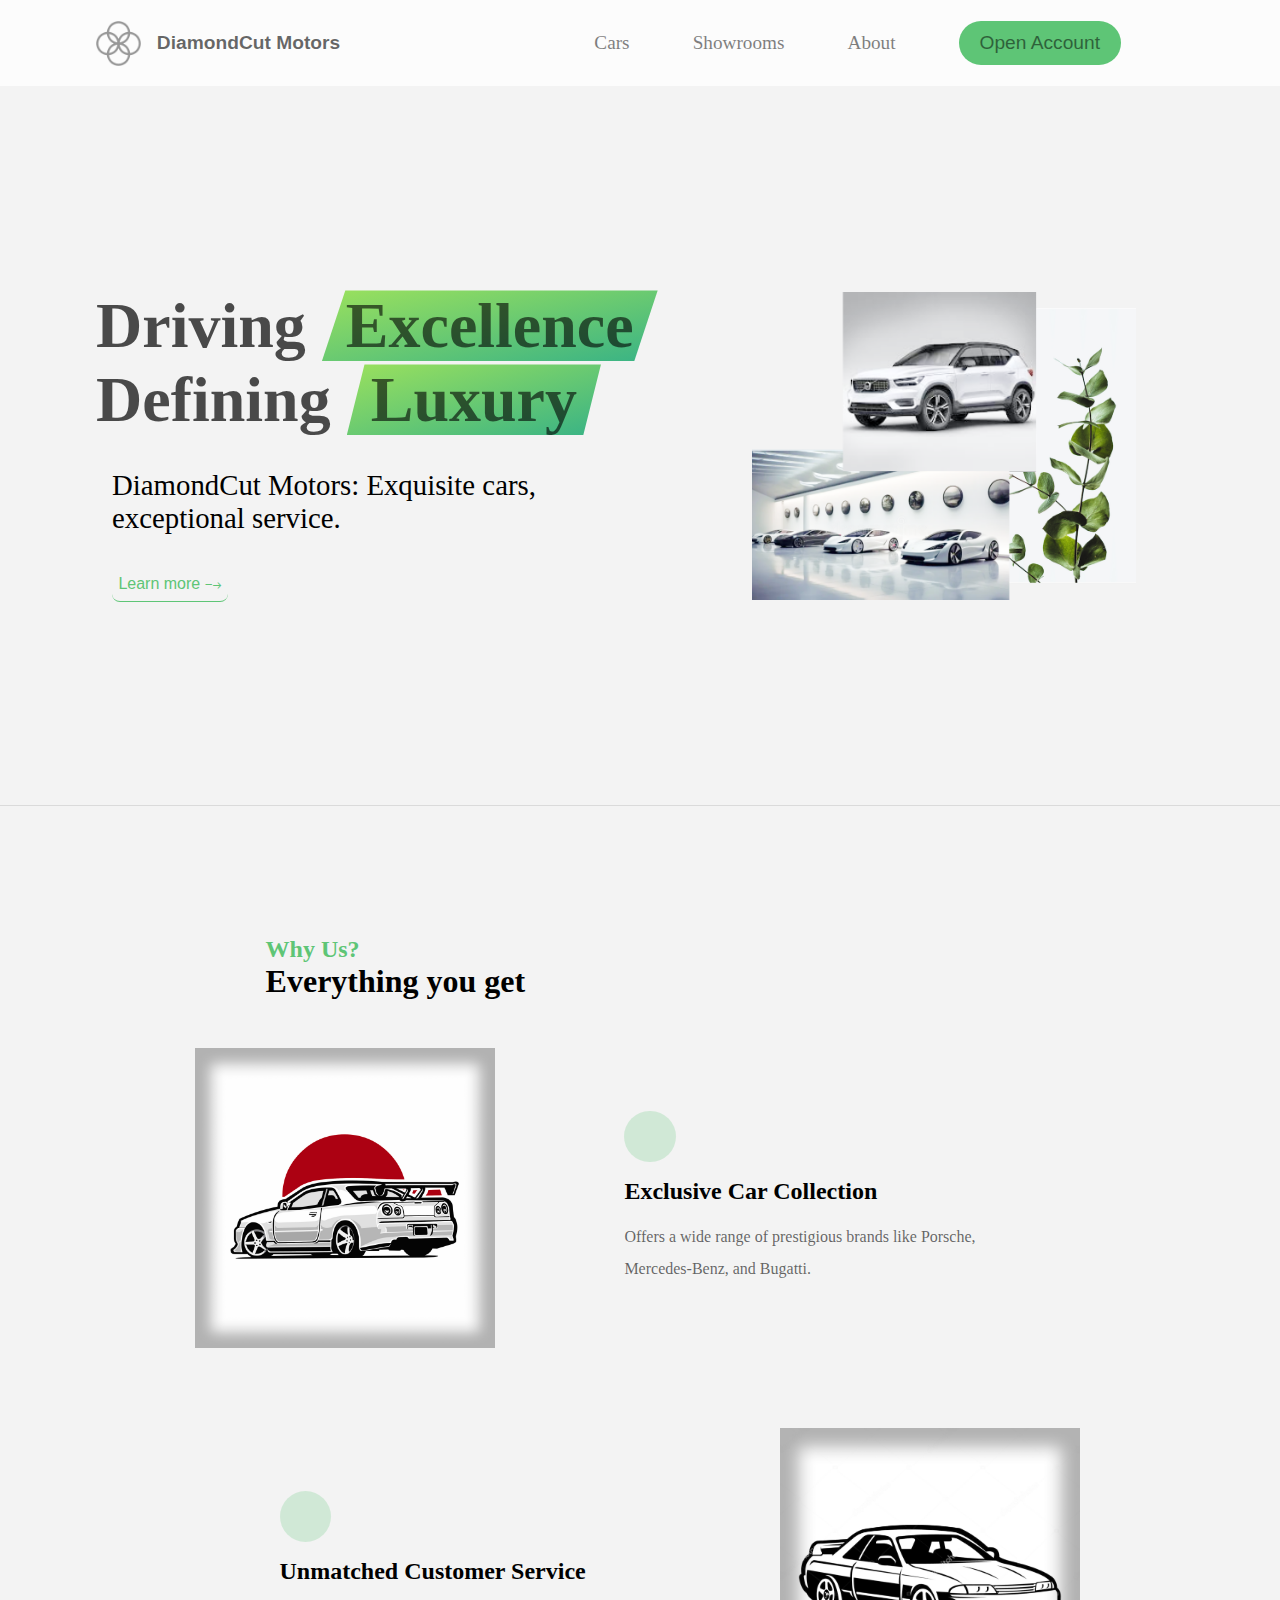
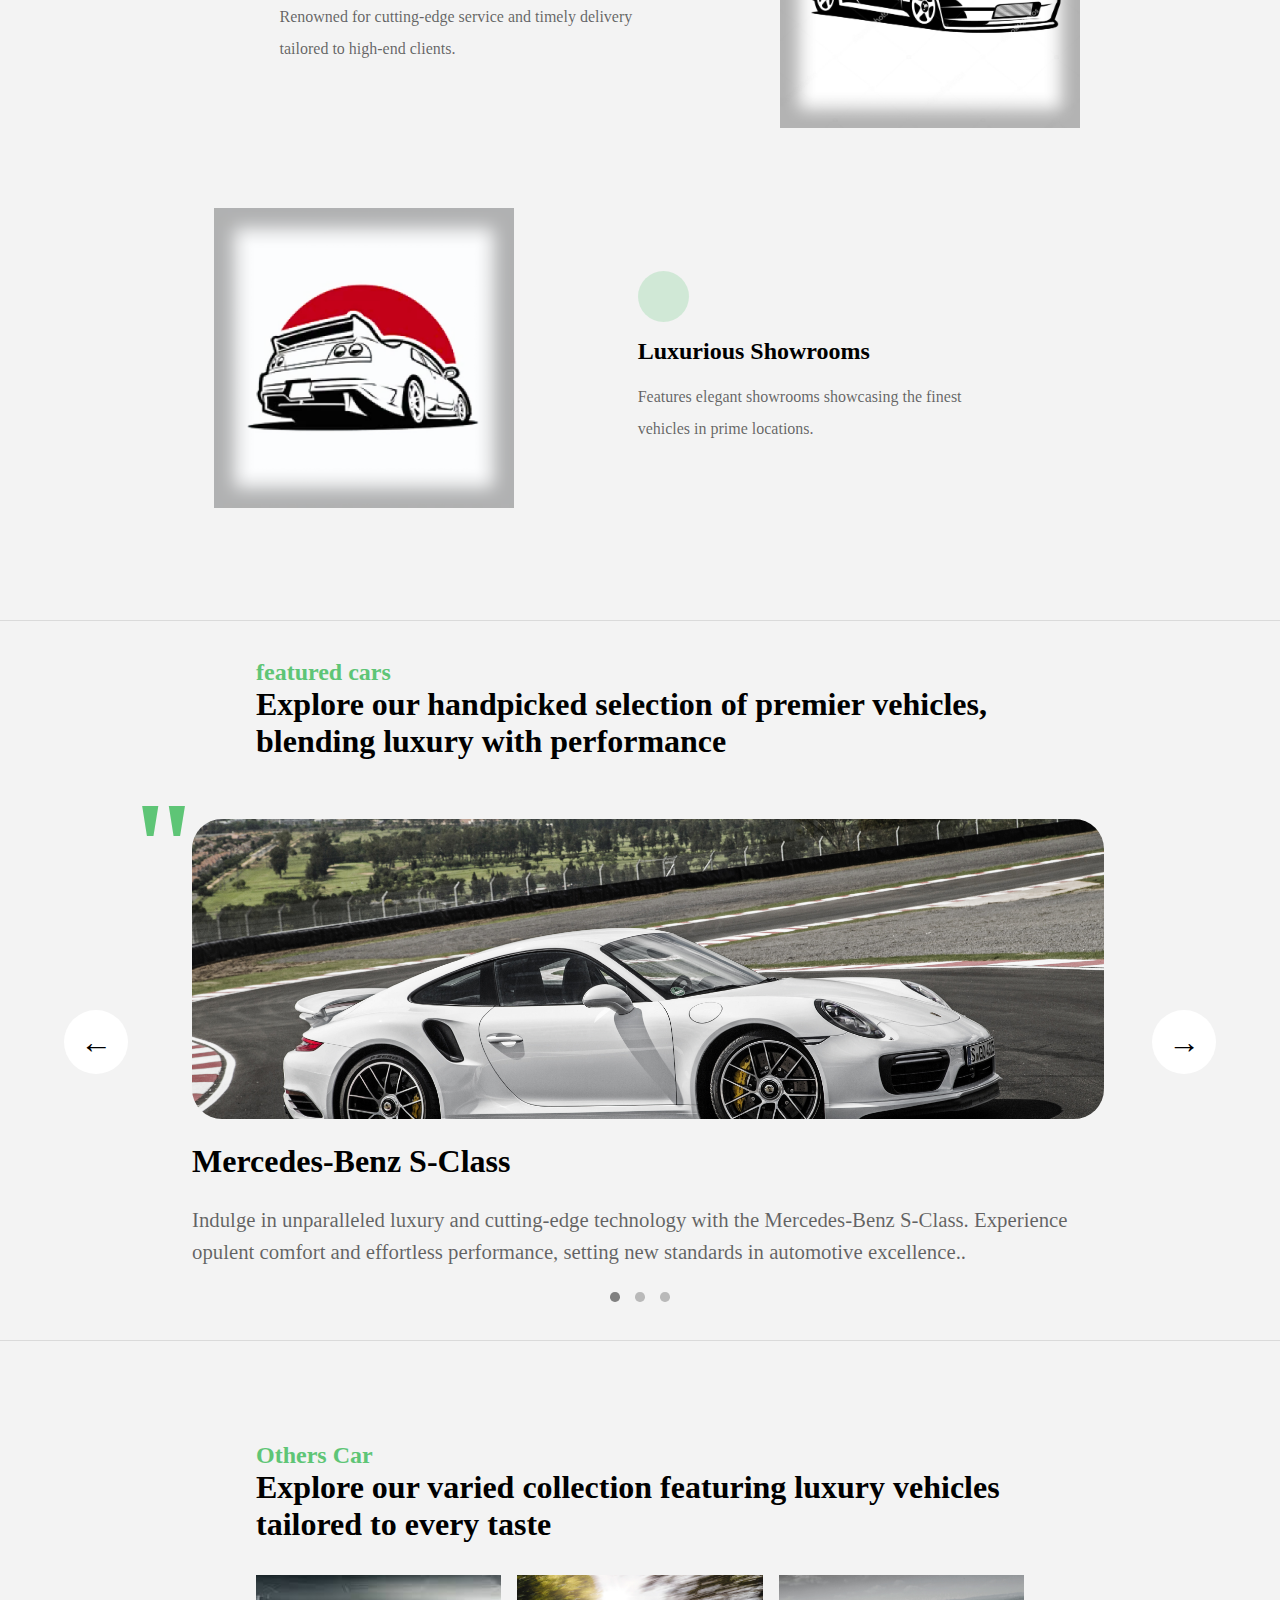
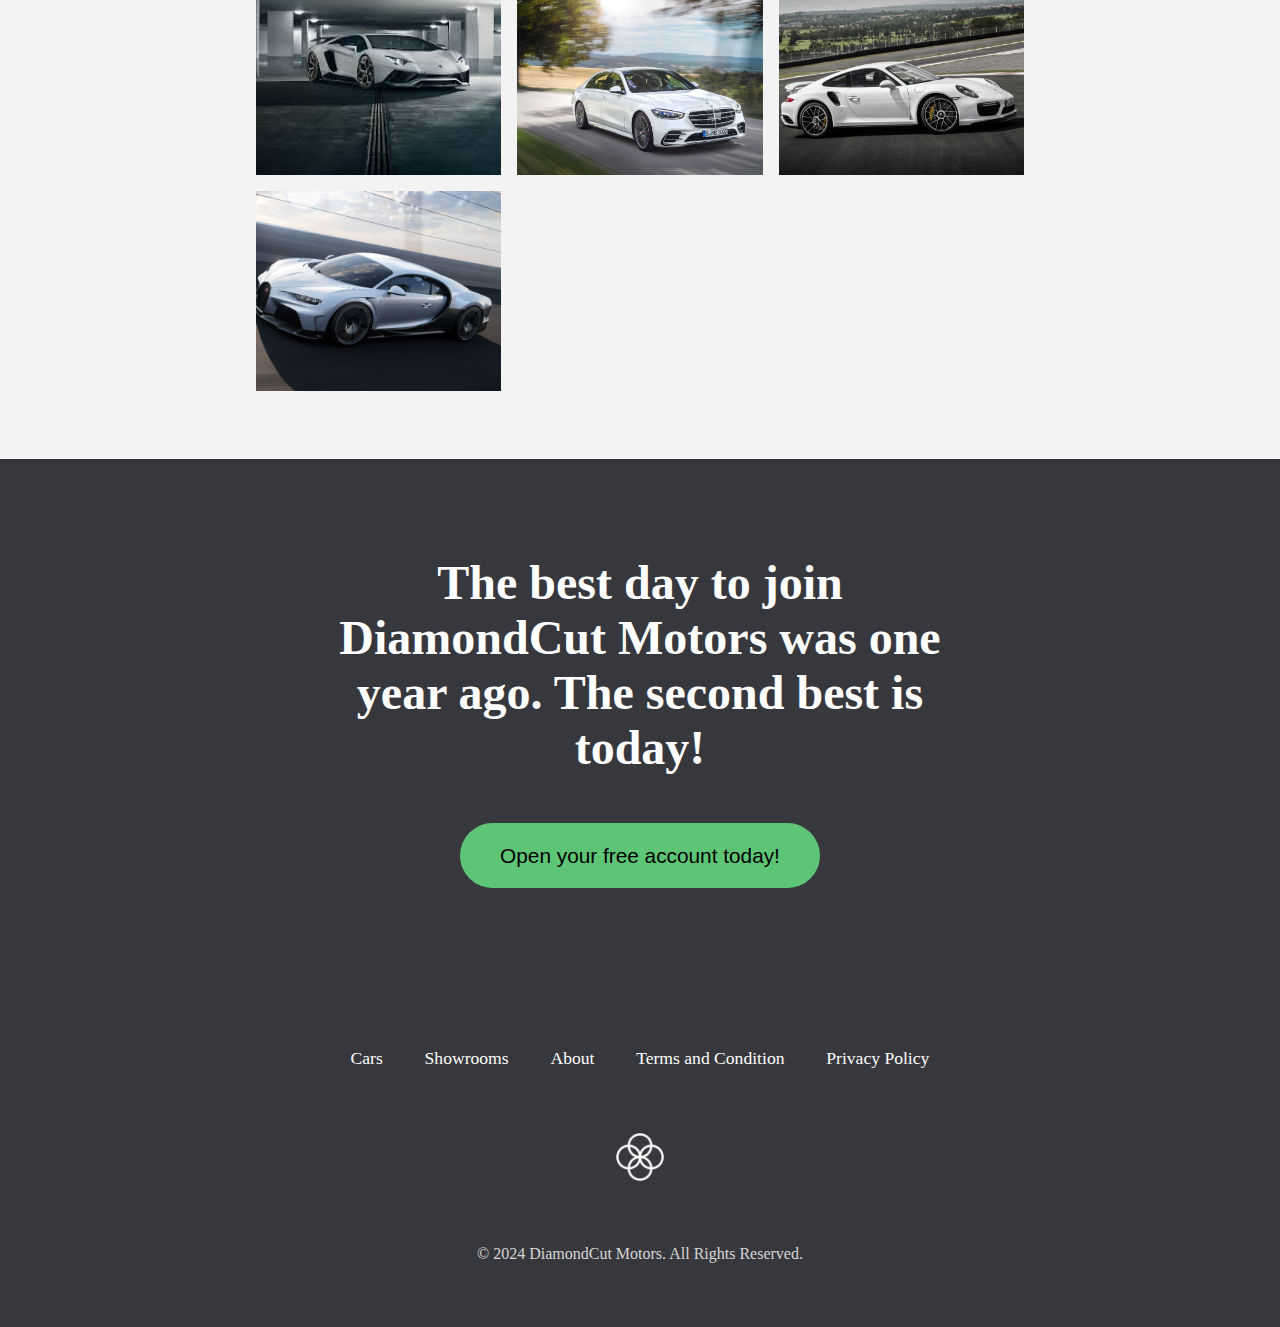
<file: index.html>
<!DOCTYPE html>
<html lang="en">
  <head>
    <meta charset="UTF-8" />
    <meta http-equiv="X-UA-Compatible" content="IE=edge" />
    <meta name="viewport" content="width=device-width, initial-scale=1.0" />
    <link rel="stylesheet" href="style.css" />
    <title>DiamondCut Motors</title>
  </head>
  <body>
    <nav class="navbar">
      <a href="/" class="company--logo">
        <img src="img/logo.png" alt="logo" class="navbar--image" />
        <p>DiamondCut Motors</p>
      </a>
      <div class="navbar--list">
        <a href="./html/cars.html" class="navbar--button navbar--features">Cars</a>
        <a href="./html/showroom.html" class="navbar--button navbar--operation">Showrooms</a>
        <a href="./html/about.html" class="navbar--button navbar--testimoni">About</a>
        <button class="navbar--buttons">
          <a href="./html/login.html" class="navbar--button">Open Account</a>
        </button>
      </div>
    </nav>
    <section class="hero section">
      <div class="hero--text">
        <div class="hero--text__container">
          <h1 class="hero--text__header">
            Driving <span> Excellence </span> Defining <span> Luxury</span>
          </h1>
          <h4 class="hero--text__p">
            DiamondCut Motors: Exquisite cars, exceptional service.
          </h4>
          <a href="./cars.html"><button class="hero--text__button">Learn more &rbarr;</button></a>
        </div>
      </div>
      <div class="hero--image">
        <img src="./img/hero.png" alt="image" />
      </div>
    </section>
    <section class="feature section">
      <div class="feature__info">
        <p class="header">Why Us?</p>
        <h1 class="feature__header">
          Everything you get
        </h1>
      </div>
      <div class="feature__items">
        <div class="feature__item">
          <img src="./img/car1.png" alt="computer" class="feature__item--image imageBlur"></img>
          <div class="feature__item--text">
            <div class="feature__item--text--container">
              <div class="dot"></div>
              <h1 class="feature__item--text--header">
                Exclusive Car Collection
              </h1>
              <p class="feature__item--text--p">
                Offers a wide range of prestigious brands like Porsche, Mercedes-Benz, and Bugatti.
              </p>
            </div>
          </div>
        </div>
      </div>
      <div class="feature__items">
        <div class="feature__item">
          <div class="feature__item--text">
            <div class="feature__item--text--container">
              <div class="dot"></div>
              <h1 class="feature__item--text--header">
                Unmatched Customer Service
              </h1>
              <p class="feature__item--text--p">
                Renowned for cutting-edge service and timely delivery tailored to high-end clients.
              </p>
            </div>
          </div>
          <img src="./img/car2.png" alt="computer" class="feature__item--image imageBlur"></img>
        </div>
      </div>
      <div class="feature__items">
        <div class="feature__item">
          <img src="./img/car3.png" alt="computer" class="feature__item--image imageBlur"></img>
          <div class="feature__item--text">
            <div class="feature__item--text--container">
              <div class="dot"></div>
              <h1 class="feature__item--text--header">
                Luxurious Showrooms
              </h1>
              <p class="feature__item--text--p">
                Features elegant showrooms showcasing the finest vehicles in prime locations.
              </p>
            </div>
          </div>
        </div>
      </div>
    </section>
    <section class="testimoni section">
      <div class="feature__info">
        <p class="header">featured cars</p>
        <h1 class="feature__header">
          Explore our handpicked selection of premier vehicles, blending luxury with performance
        </h1>
      </div>
      <div class="testimoni__items">
        <div class="arrow-left">&larr;</div>
        <div class="testimoni__items--infoContainer">
          <div data-number="0" class="testimoni__items--info testimoni--1">
            <p class="testimoni__items--petik">"</p>
            <img src="./img/featured1.jpg" alt="">
            <h1 class="testimoni__items--header">Porsche 911 Turbo S</h1>
            <p class="testimoni__items--p">Experience the pinnacle of sports car engineering with the iconic Porsche 911 Turbo S. Unleash breathtaking speed and
            precision, wrapped in a sleek and timeless design.</p>
          </div>
          <div data-number="1" class="testimoni__items--info testimoni--2">
            <p class="testimoni__items--petik">"</p>
            <img src="./img/featured2.jpg" alt="">
            <h1 class="testimoni__items--header">Mercedes-Benz S-Class</h1>
            <p class="testimoni__items--p">Indulge in unparalleled luxury and cutting-edge technology with the Mercedes-Benz S-Class. Experience opulent comfort
            and effortless performance, setting new standards in automotive excellence..</p>
            
          </div>
          <div data-number="2" class="testimoni__items--info testimoni--3">
            <p class="testimoni__items--petik">"</p>
            <img src="./img/featured3.jpg" alt="">
            <h1 class="testimoni__items--header">Bugatti Chiron</h1>
            <p class="testimoni__items--p">Embark on a journey of automotive mastery with the Bugatti Chiron. Crafted for the elite few, this hypercar combines
            unrivaled power, unparalleled beauty, and uncompromising luxury.</p>
            
          </div>
        </div>
        <div class="arrow-right">&rarr;</div>
      </div>
      <div class="testimoni__dots">
        <div data-dot="1" class="testimoni__dot dot--1 dot-active"></div>
        <div data-dot="2" class="testimoni__dot dot--2"></div>
        <div data-dot="3" class="testimoni__dot dot--3"></div>
      </div>
    </section>
    <section class="section gallery">
      <div class="feature__info">
        <p class="header">Others Car</p>
        <h1 class="feature__header">
          Explore our varied collection featuring luxury vehicles tailored to every taste
        </h1>
      </div>
      <div class="gallery__container">
        <img src="./img/gallery1.jpeg" alt="">
        <img src="./img/featured1.jpg" alt="">
        <img src="./img/featured2.jpg" alt="">
        <img src="./img/featured3.jpg" alt="">
      </div>
    </section>
    <section class="join">
      <h1 class="join__text">The best day to join DiamondCut Motors was one year ago. The second best is today!</h1>
      <a href="./login.html"><button class="join__btn">Open your free account today!</button></a>
    </section>
    <footer class="footer">
      <div class="footer__items">
        <a href="./html/cars.html" class="footer_item">Cars</a>
        <a href="./html/showroom.html" class="footer_item">Showrooms</a>
        <a href="./html/about.html" class="footer_item">About</a>
        <a href="#" class="footer_item">Terms and Condition</a>
        <a href="#" class="footer_item">Privacy Policy</a>
      </div>
      <a href="/"><img src="./img/icon.png" alt="logo" class="footer__logo"></img></a>
      <div class="footer__copyright">&copy; 2024 DiamondCut Motors. All Rights Reserved.</div>
    </footer>
    <script src="script.js"></script>
  </body>
</html>
</file>
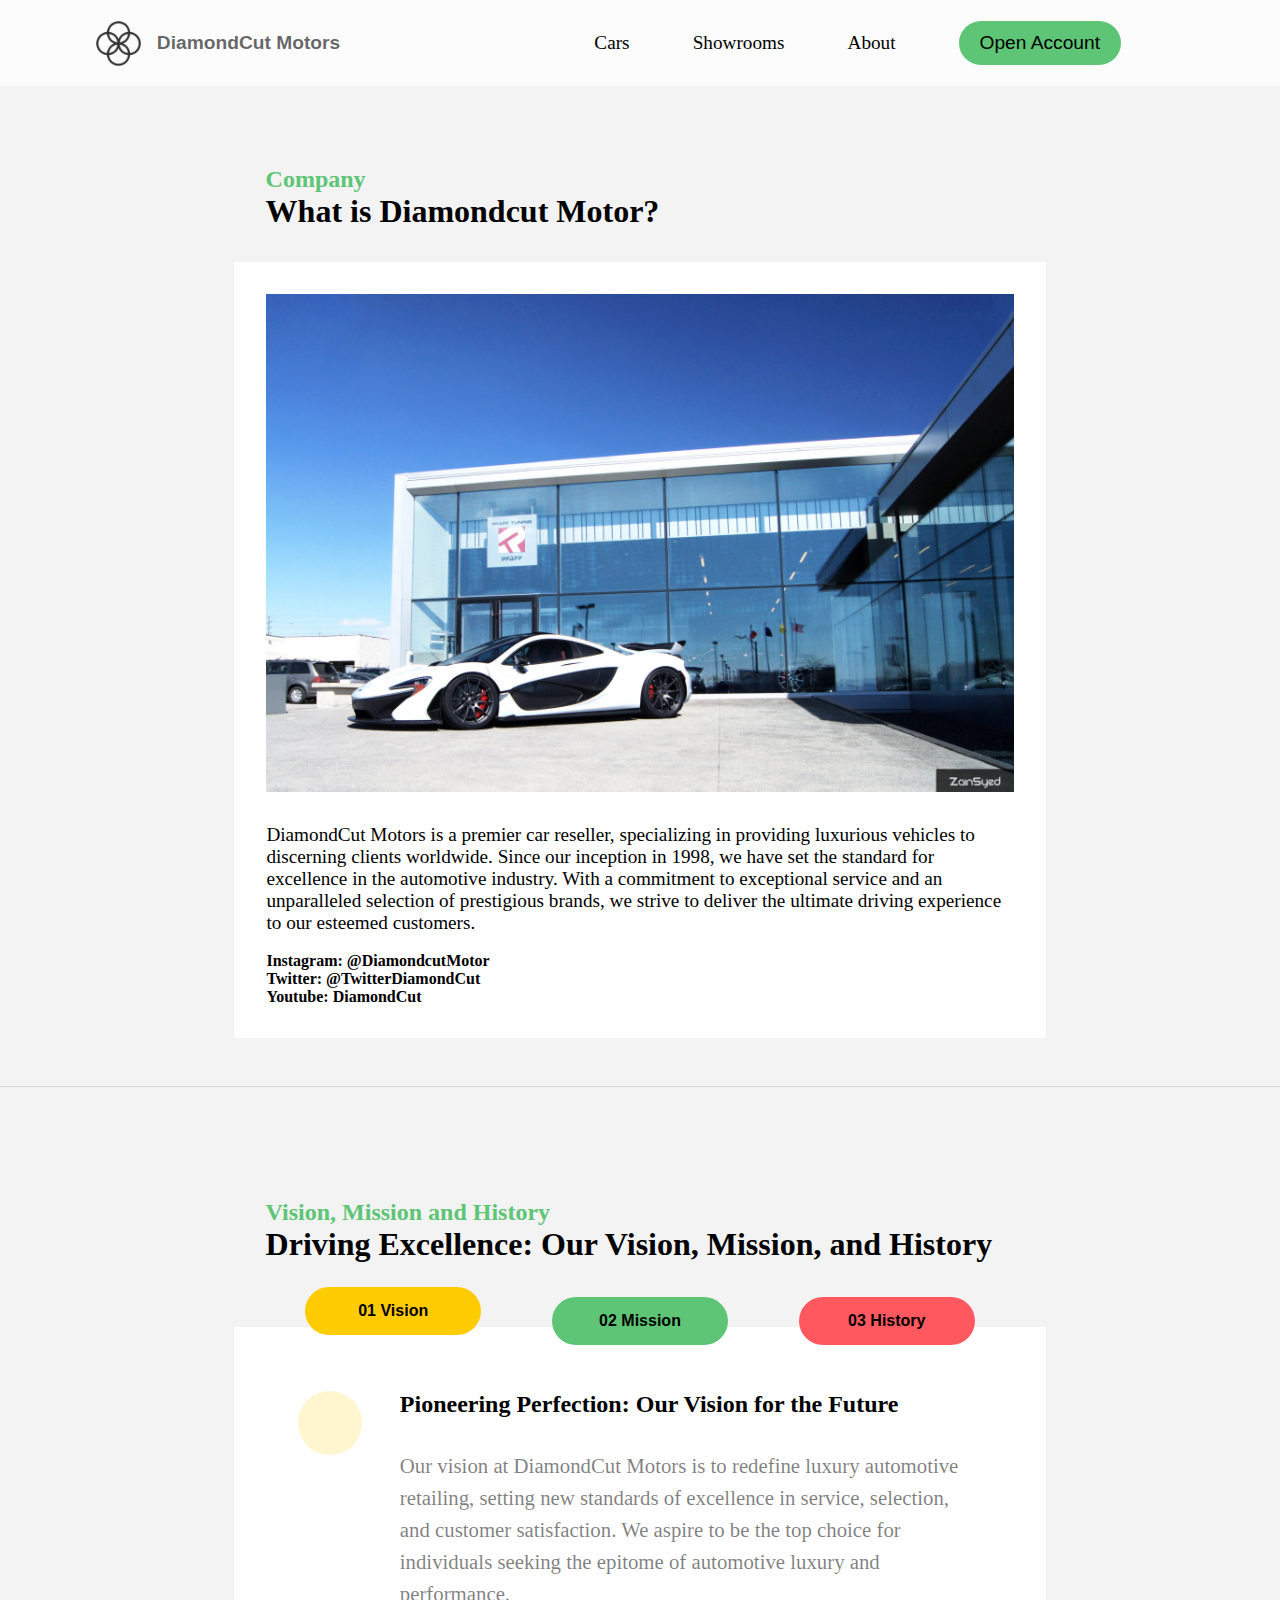
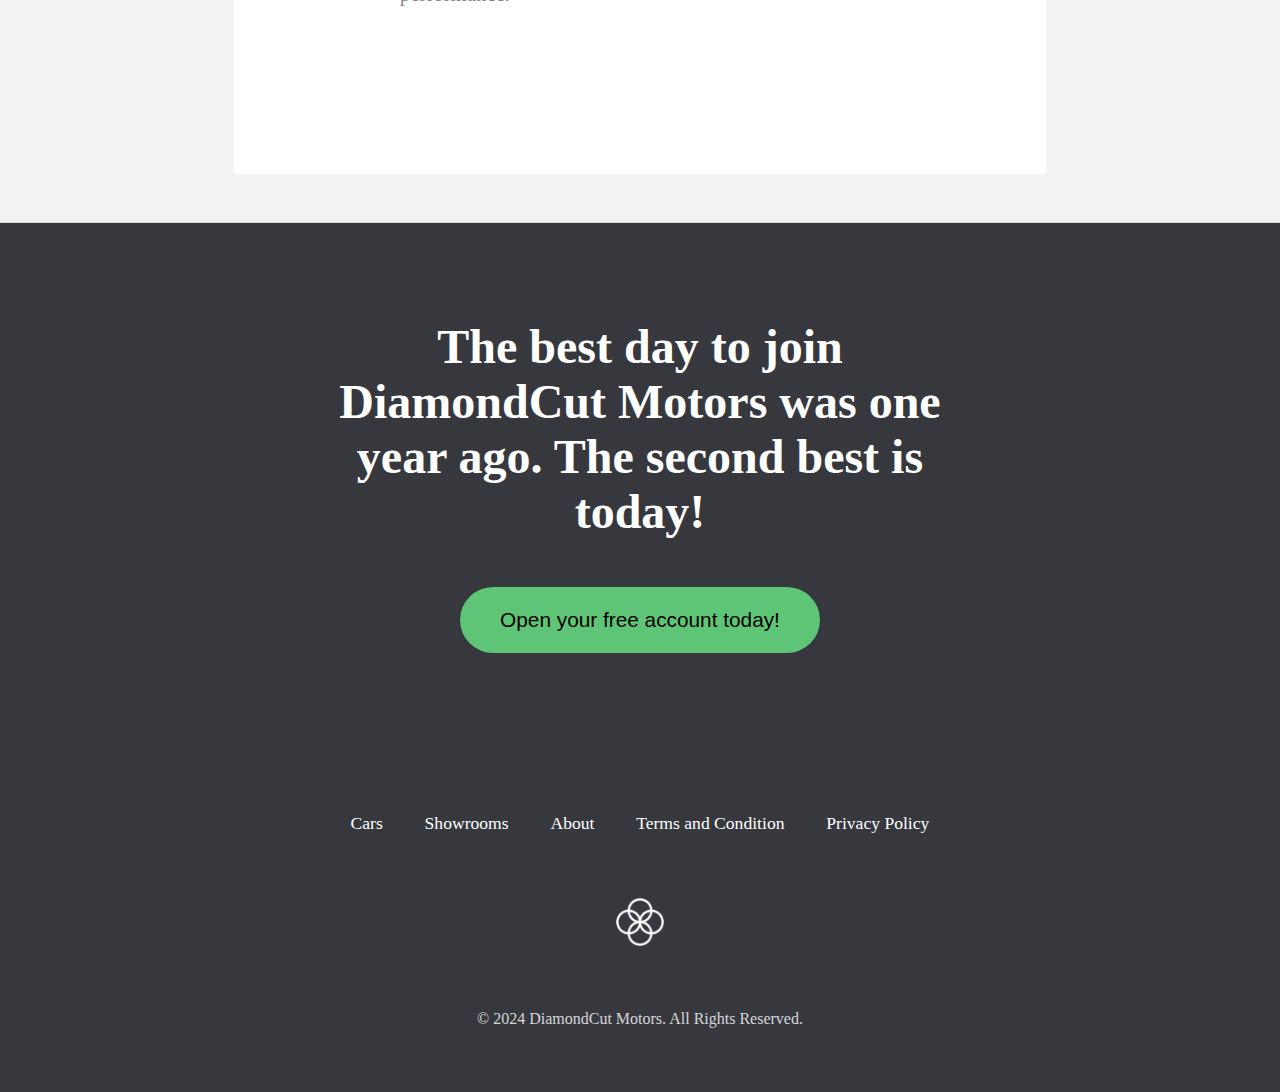
<file: html/about.html>
<!DOCTYPE html>
<html lang="en">

<head>
    <meta charset="UTF-8">
    <meta name="viewport" content="width=device-width, initial-scale=1.0">
    <link rel="stylesheet" href="../style.css" />
    <title>About</title>
</head>

<body>
    <nav class="navbar">
        <a href="/" class="company--logo">
            <img src="../img/logo.png" alt="logo" class="navbar--image" />
            <p>DiamondCut Motors</p>
        </a>
        <div class="navbar--list">
            <a href="./cars.html" class="navbar--button navbar--features">Cars</a>
            <a href="./showroom.html" class="navbar--button navbar--operation">Showrooms</a>
            <a href="./about.html" class="navbar--button navbar--testimoni">About</a>
            <button class="navbar--buttons">
                <a href="./login.html" class="navbar--button">Open Account</a>
            </button>
        </div>
    </nav>
    <section class="operation section">
        <div class="feature__info" style="margin-block: 3rem; margin-top: 1rem">
            <p class="header">Company</p>
            <h1 class="feature__header">
                What is Diamondcut Motor?
            </h1>
        </div>
        <div class="operation__items" style="padding: 2rem">
            <img src="../img//showroom6.jpg!d" alt="" width="100%" style="margin-bottom: 2rem">
            <p style="font-size: 1.2rem">DiamondCut Motors is a premier car reseller, specializing in providing luxurious vehicles to discerning clients
            worldwide. Since our inception in 1998, we have set the standard for excellence in the automotive industry. With a
            commitment to exceptional service and an unparalleled selection of prestigious brands, we strive to deliver the ultimate
            driving experience to our esteemed customers.</p>
            <p class="operation--information"><br>Instagram: @DiamondcutMotor <br> Twitter: @TwitterDiamondCut <br> Youtube: DiamondCut</p>
        </div>
    </section>
    <section class="operation section">
        <div class="feature__info" style="margin-block: 4rem !important; margin-top: 1rem">
            <p class="header">Vision, Mission and History</p>
            <h1 class="feature__header">
                Driving Excellence: Our Vision, Mission, and History
            </h1>
        </div>
        <div class="operation__items">
            <div class="operation__items--buttonContainer">
                <button data-number="1" class="operation__items--button btn-yellow btn-active">01 Vision</button>
                <button data-number="2" class="operation__items--button btn-green">02 Mission</button>
                <button data-number="3" class="operation__items--button btn-red">03 History</button>
            </div>
            <div class="operation__items--infoContainer">
                <div class="operation__items--info info--active info--1">
                    <div class="dotbig dot-yellow"></div>
                    <div class="operation__item--text">
                        <h1 class="operation__item--text--h1">Pioneering Perfection: Our Vision for the Future</h1>
                        <p class="operation__item--text--p">Our vision at DiamondCut Motors is to redefine luxury automotive retailing, setting new standards of excellence in
                        service, selection, and customer satisfaction. We aspire to be the top choice for individuals seeking the epitome of
                        automotive luxury and performance.</p>
                    </div>
                </div>
                <div class="operation__items--info info--2">
                    <div class="dotbig dot-green"></div>
                    <div class="operation__item--text">
                        <h1 class="operation__item--text--h1">levating Experiences: Our Commitment to You
                        </h1>
                        <p class="operation__item--text--p">Driven by a passion for perfection, our mission is to provide our customers with access to the finest vehicles the
                        automotive world has to offer. We aim to exceed expectations by offering personalized service, expert guidance, and an
                        uncompromising commitment to quality. Through innovation and dedication, we endeavor to create lasting relationships
                        with our customers built on trust, integrity, and mutual respect.</p>
                    </div>
                </div>
                <div class="operation__items--info info--3">
                    <div class="dotbig dot-red"></div>
                    <div class="operation__item--text">
                        <h1 class="operation__item--text--h1">Legacy of Luxury: Our Journey to Excellence
                        </h1>
                        <p class="operation__item--text--p">DiamondCut Motors was founded in 1998 with a vision to provide a superior car buying experience for luxury vehicle
                        enthusiasts. Over the years, we have grown exponentially, expanding our offerings and refining our services to cater to
                        the evolving needs of our clientele. Our journey has been marked by a relentless pursuit of excellence, earning us a
                        reputation as a trusted leader in the luxury automotive industry. Today, we continue to build upon our legacy of
                        success, striving to exceed expectations and set new benchmarks for unparalleled service and sophistication.</p>
                    </div>
                </div>
            </div>
        </div>
    </section>
    <section class="join">
        <h1 class="join__text">The best day to join DiamondCut Motors was one year ago. The second best is today!</h1>
        <a href="./login.html"><button class="join__btn">Open your free account today!</button></a>
    </section>
    <footer class="footer">
        <div class="footer__items">
            <a href="./cars.html" class="footer_item">Cars</a>
            <a href="./showroom.html" class="footer_item">Showrooms</a>
            <a href="./about.html" class="footer_item">About</a>
            <a href="#" class="footer_item">Terms and Condition</a>
            <a href="#" class="footer_item">Privacy Policy</a>
        </div>
        <a href="/"><img src="../img/icon.png" alt="logo" class="footer__logo"></img></a>
        <div class="footer__copyright">&copy; 2024 DiamondCut Motors. All Rights Reserved.</div>
    </footer>
    <script src="../script/about.js"></script>
</body>

</html>
</file>
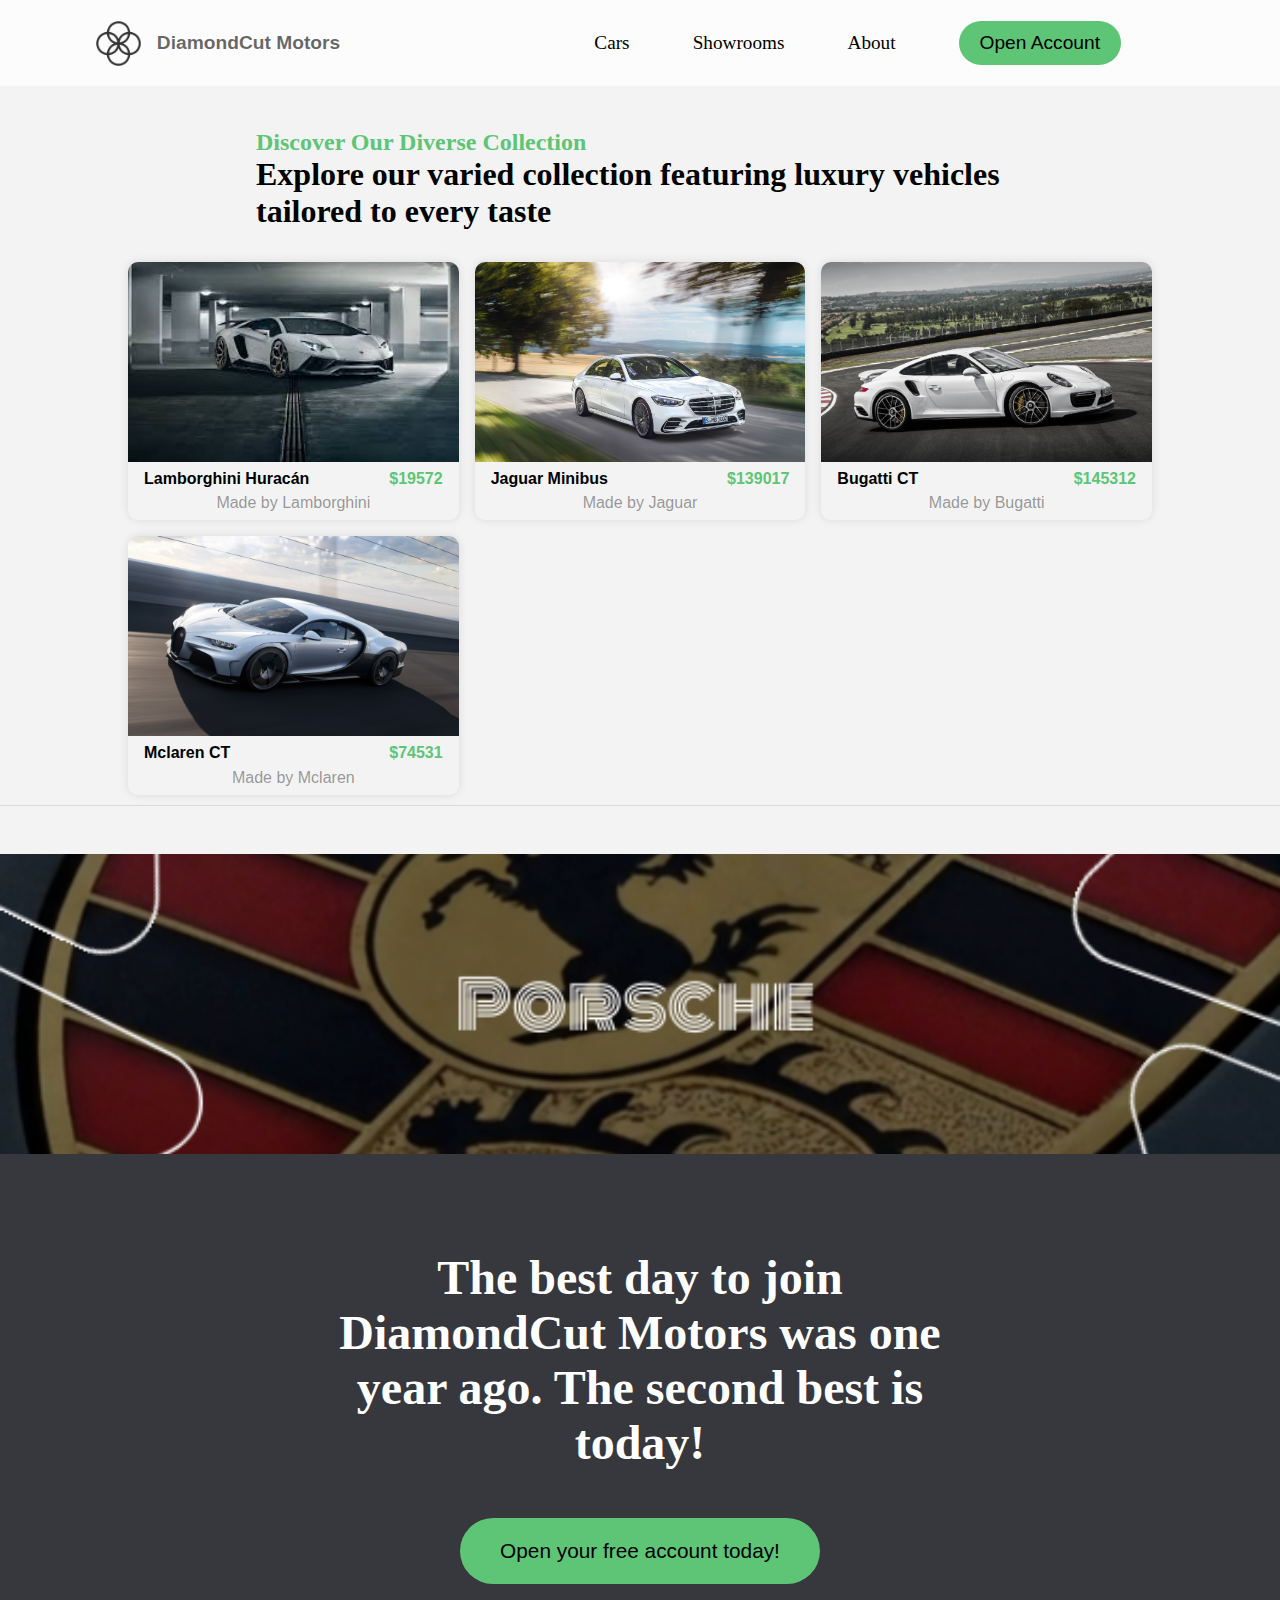
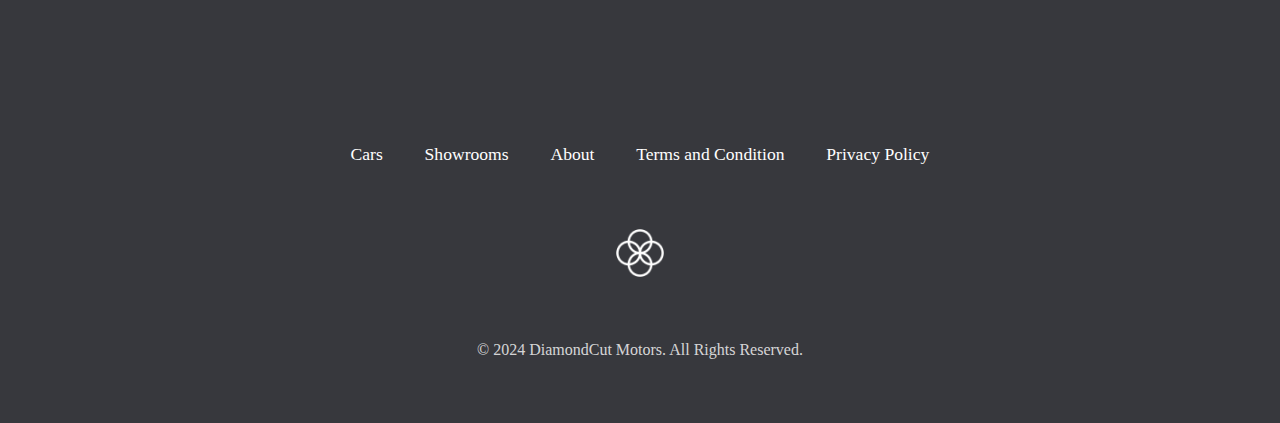
<file: html/cars.html>
<!DOCTYPE html>
<html lang="en">
<head>
    <meta charset="UTF-8">
    <meta name="viewport" content="width=device-width, initial-scale=1.0">
    <link rel="stylesheet" href="../style.css" />
    <title>Cars</title>
</head>
<body>
    <nav class="navbar">
        <a href="/" class="company--logo">
            <img src="../img/logo.png" alt="logo" class="navbar--image" />
            <p>DiamondCut Motors</p>
        </a>
        <div class="navbar--list">
            <a href="./cars.html" class="navbar--button navbar--features">Cars</a>
            <a href="./showroom.html" class="navbar--button navbar--operation">Showrooms</a>
            <a href="./about.html" class="navbar--button navbar--testimoni">About</a>
            <button class="navbar--buttons">
                <a href="./login.html" class="navbar--button">Open Account</a>
            </button>
        </div>
    </nav>
    <section class="section gallery">
        <div class="feature__info">
            <p class="header">Discover Our Diverse Collection</p>
            <h1 class="feature__header">
                Explore our varied collection featuring luxury vehicles tailored to every taste
            </h1>
        </div>
        <div class="list__container">
            <div class="list__item">
                <img src="../img/gallery1.jpeg" alt="">
                <div class="list__info">
                    <h4>Lamborghini Huracán <span>$19572</span></h4>
                    <p>Made by Lamborghini</p>
                </div>
            </div>
            <div class="list__item">
                <img src="../img/featured1.jpg" alt="">
                <div class="list__info">
                    <h4>Jaguar Minibus <span>$139017</span></h4>
                    <p>Made by Jaguar</p>
                </div>
            </div>
            <div class="list__item">
                <img src="../img/featured2.jpg" alt="">
                <div class="list__info">
                    <h4>Bugatti CT <span>$145312</span></h4>
                    <p>Made by Bugatti</p>
                </div>
            </div>
            <div class="list__item">
                <img src="../img/featured3.jpg" alt="">
                <div class="list__info">
                    <h4>Mclaren CT <span>$74531</span></h4>
                    <p>Made by Mclaren</p>
                </div>
            </div>
        </div>
    </section>
    <div class="slideshow-container">
        <div class="mySlides fade">
            <img src="../img/Banner1.png" style="width:100%">
        </div>
        <div class="mySlides fade">
            <img src="../img/Banner2.png" style="width:100%">
        </div>
        <div class="mySlides fade">
            <img src="../img/Banner3.png" style="width:100%">
        </div>
        <div class="mySlides fade">
            <img src="../img/Banner4.png" style="width:100%">
        </div>
        <div class="mySlides fade">
            <img src="../img/Banner5.png" style="width:100%">
        </div>
        <div class="mySlides fade">
            <img src="../img/Banner6.png" style="width:100%">
        </div>
    
    </div>

    <section class="join">
        <h1 class="join__text">The best day to join DiamondCut Motors was one year ago. The second best is today!</h1>
        <a href="./login.html"><button class="join__btn">Open your free account today!</button></a>
    </section>
    <footer class="footer">
        <div class="footer__items">
            <a href="./cars.html" class="footer_item">Cars</a>
            <a href="./showroom.html" class="footer_item">Showrooms</a>
            <a href="./about.html" class="footer_item">About</a>
            <a href="#" class="footer_item">Terms and Condition</a>
            <a href="#" class="footer_item">Privacy Policy</a>
        </div>
        <a href="/"><img src="../img/icon.png" alt="logo" class="footer__logo"></img></a>
        <div class="footer__copyright">&copy; 2024 DiamondCut Motors. All Rights Reserved.</div>
    </footer>
    <script src="../script/carousel.js"></script>
</body>
</html>
</file>
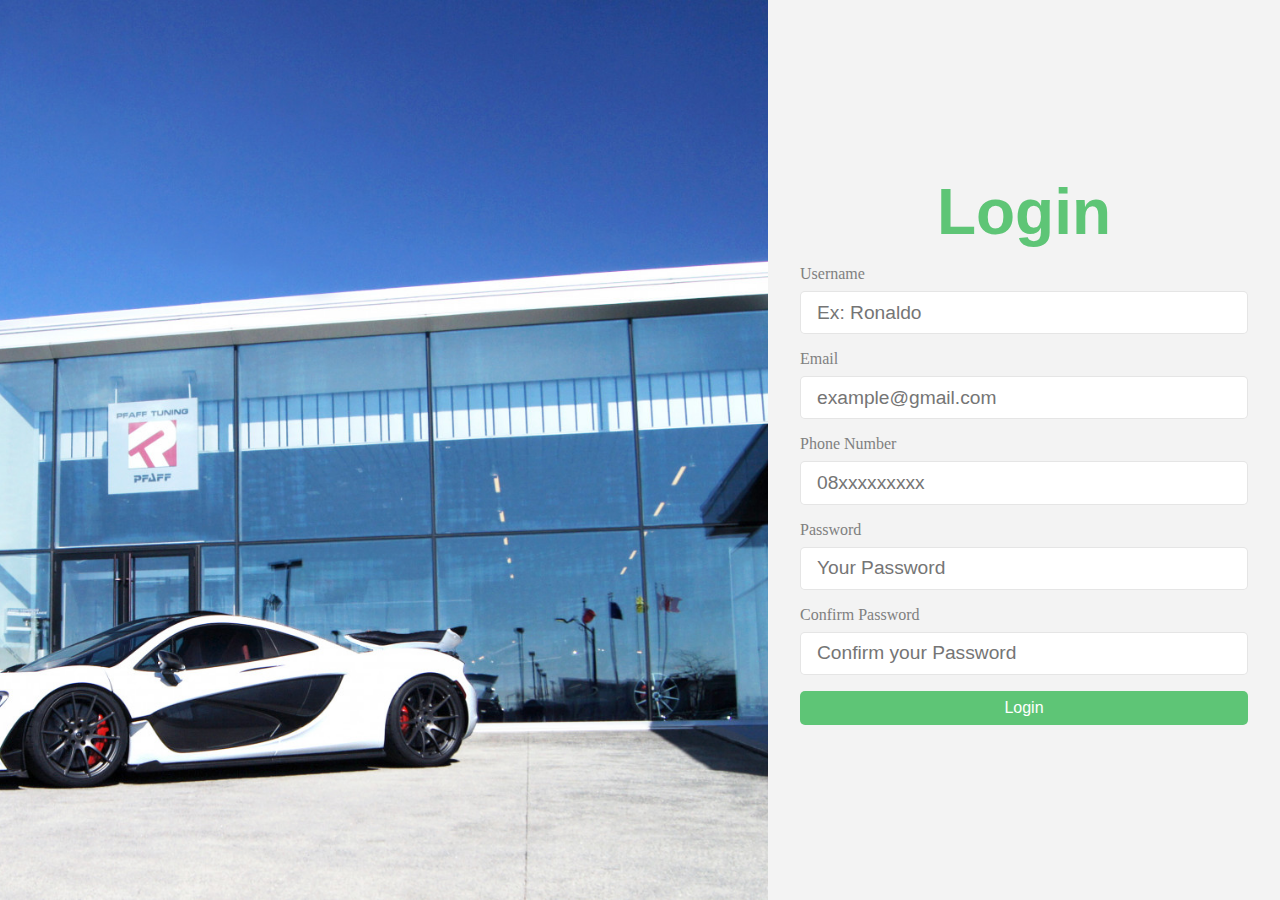
<file: html/login.html>
<!DOCTYPE html>
<html lang="en">
<head>
    <meta charset="UTF-8">
    <meta name="viewport" content="width=device-width, initial-scale=1.0">
    <title>Document</title>
    <link rel="stylesheet" href="../style.css">
</head>
<body>
    <section class="login-container">
        <img src="../img/showroom6.jpg!d" alt="">
        <form action="">
            <div class="form-container">
                <h1>Login</h1>
                <div class="form-item">
                    <label for="Username">Username</label>
                    <input type="text" placeholder="Ex: Ronaldo" id="Username">
                </div>
                <div class="form-item">
                    <label for="Email">Email</label>
                    <input type="Email" placeholder="example@gmail.com" id="Email">
                </div>
                <div class="form-item">
                    <label for="number">Phone Number</label>
                    <input type="number" placeholder="08xxxxxxxxx" id="number">
                </div>
                <div class="form-item">
                    <label for="Password">Password</label>
                    <input type="password" placeholder="Your Password" id="Password">
                </div>
                <div class="form-item">
                    <label for="PasswordConfirm">Confirm Password</label>
                    <input type="password" placeholder="Confirm your Password" id="PasswordConfirm">
                </div>
                <p class="form-error">Error Message</p>
                <button id="login">Login</button>
            </div>
            
            
        </form>
    </section>
    <script src="../script/login.js"></script>
</body>
</html>
</file>
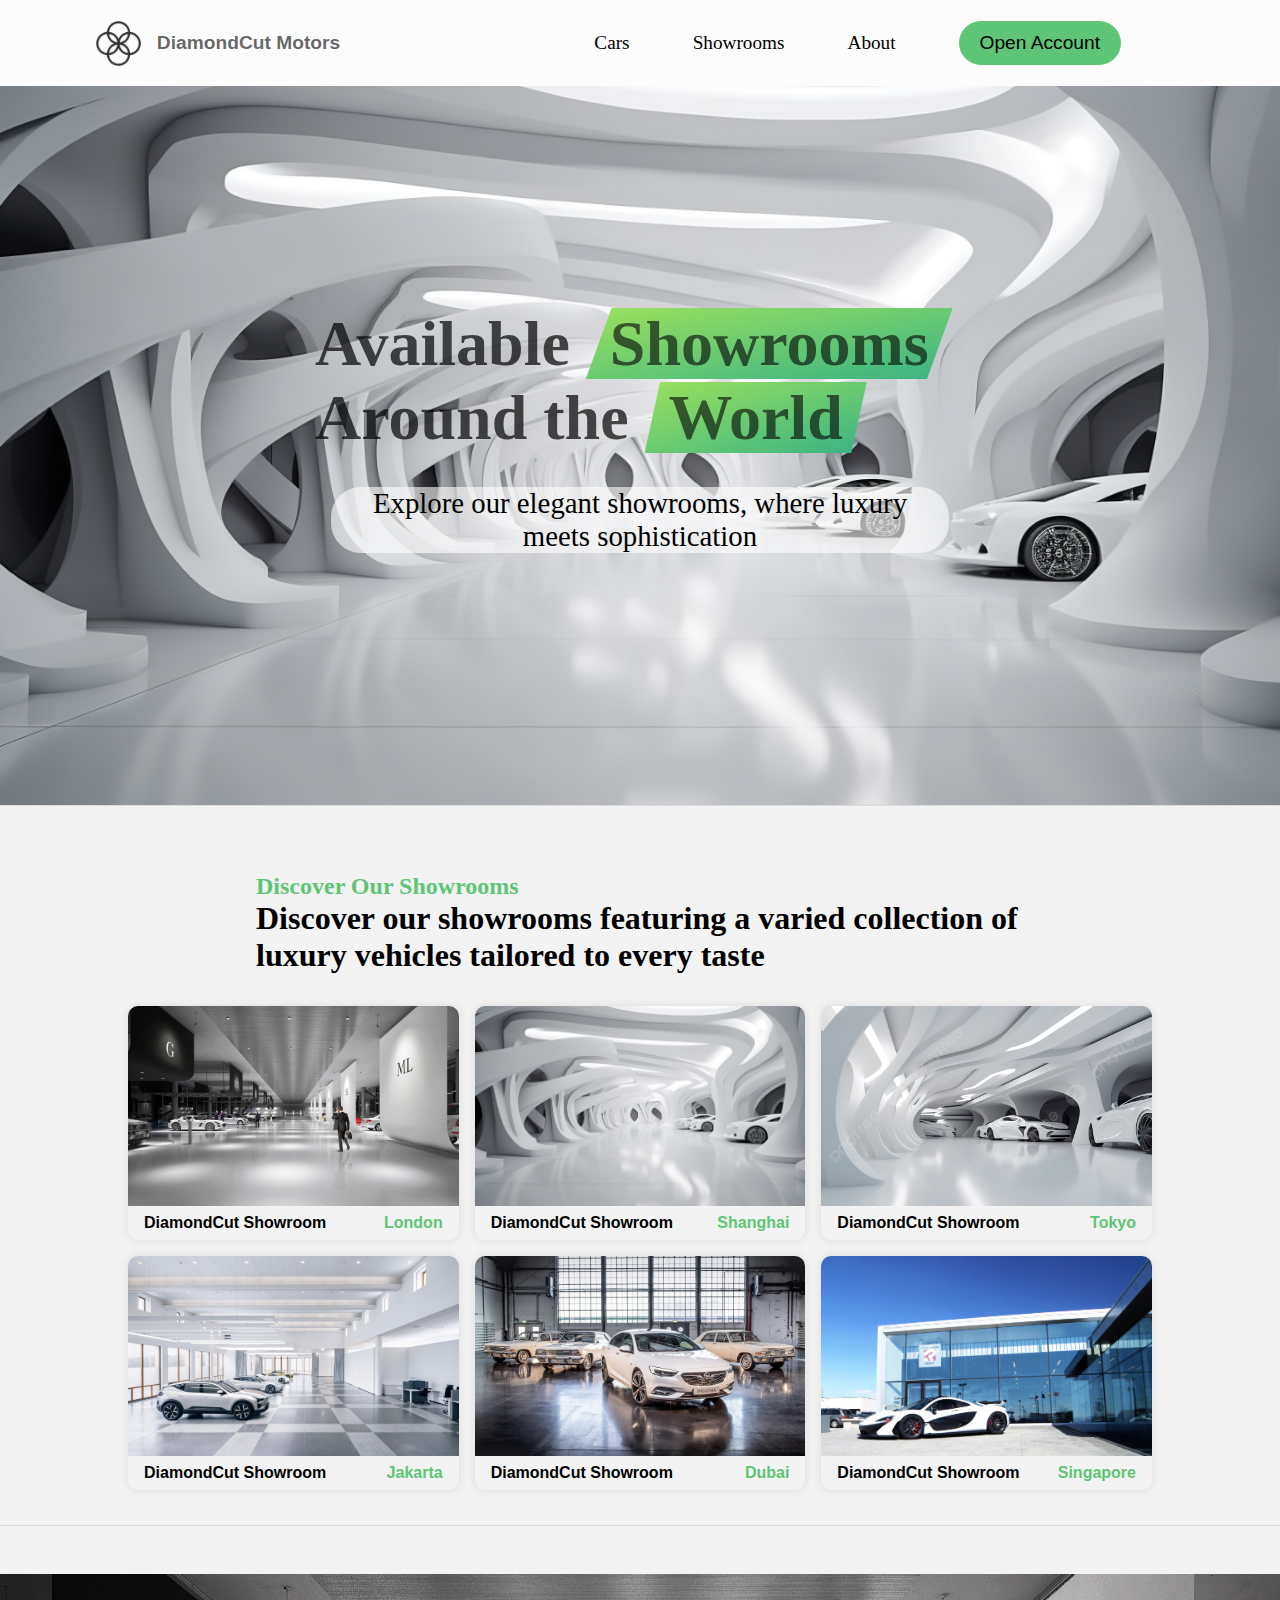
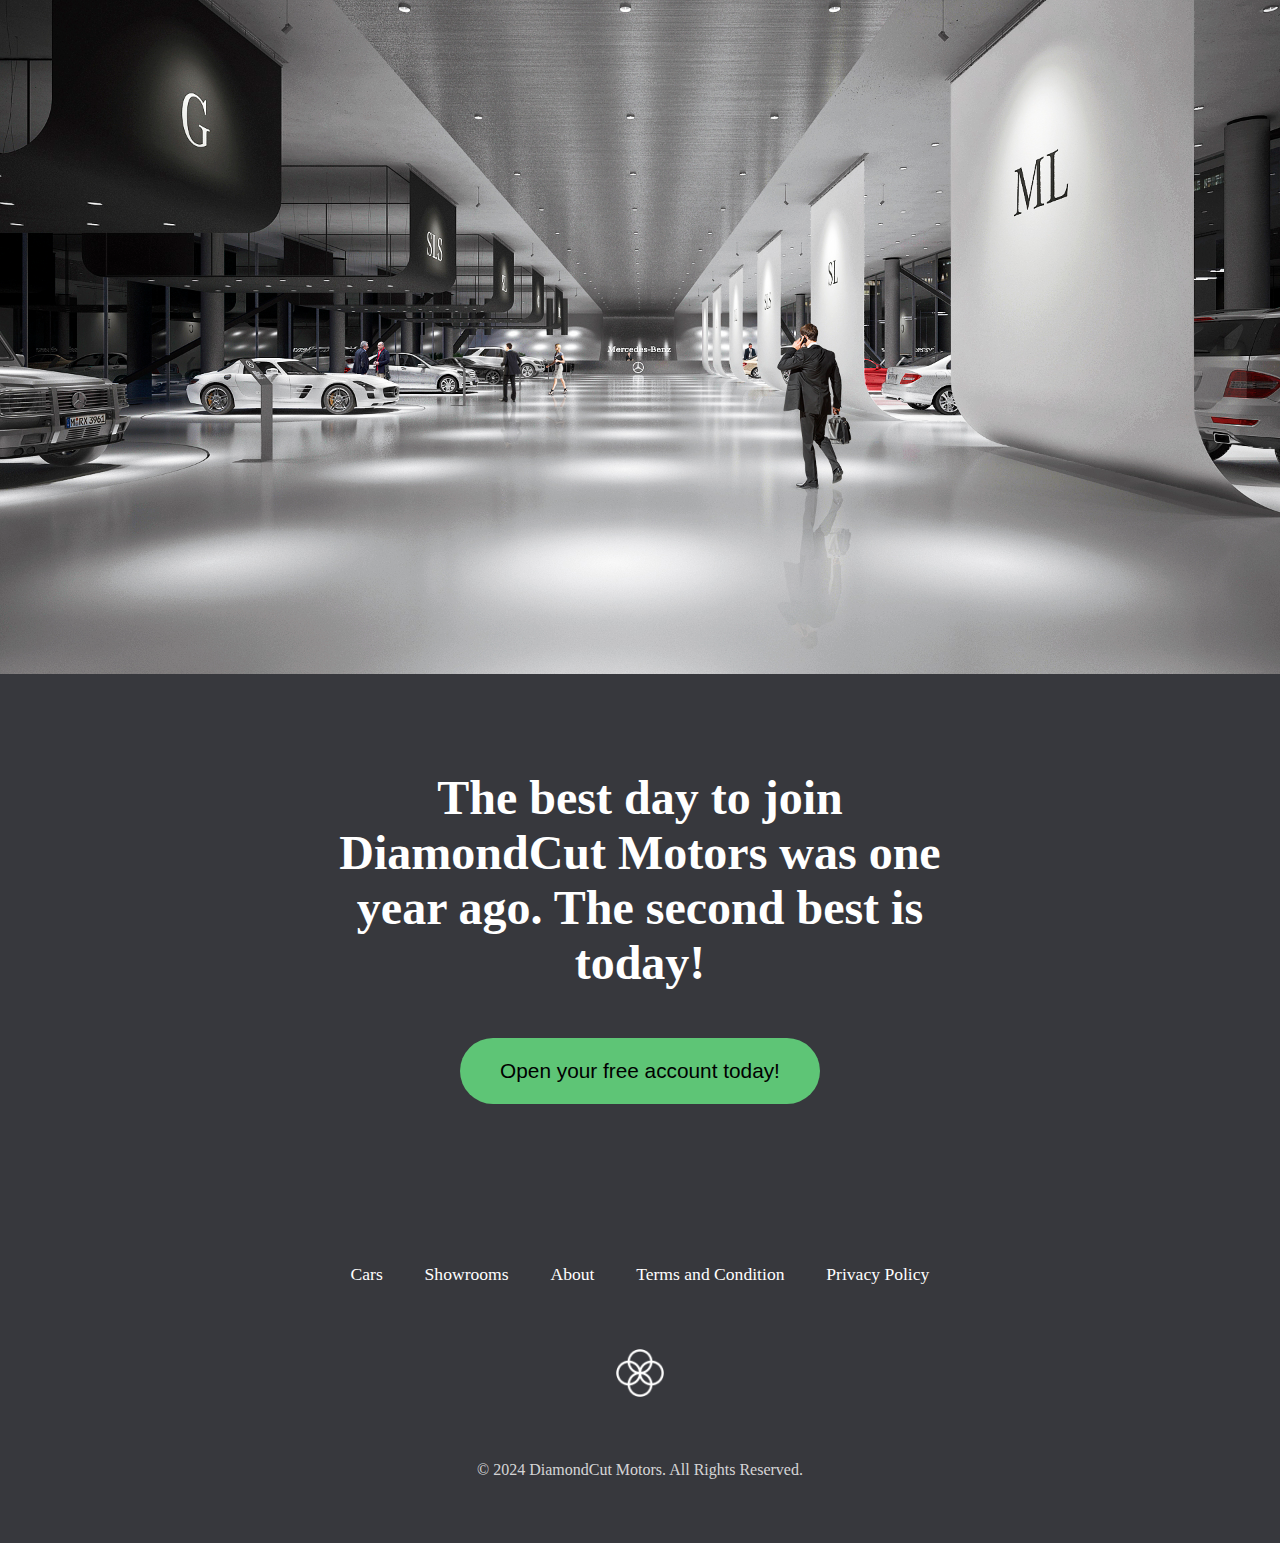
<file: html/showroom.html>
<!DOCTYPE html>
<html lang="en">

<head>
    <meta charset="UTF-8">
    <meta name="viewport" content="width=device-width, initial-scale=1.0">
    <link rel="stylesheet" href="../style.css" />
    <title>Showrooms</title>
</head>

<body>
    <nav class="navbar">
        <a href="/" class="company--logo">
            <img src="../img/logo.png" alt="logo" class="navbar--image" />
            <p>DiamondCut Motors</p>
        </a>
        <div class="navbar--list">
            <a href="./cars.html" class="navbar--button navbar--features">Cars</a>
            <a href="./showroom.html" class="navbar--button navbar--operation">Showrooms</a>
            <a href="./about.html" class="navbar--button navbar--testimoni">About</a>
            <button class="navbar--buttons">
                <a href="./login.html" class="navbar--button">Open Account</a>
            </button>
        </div>
    </nav>
    <section class="hero2 section">
        <div class="hero2--text">
            <div class="hero--text__container">
                <h1 class="hero--text__header">
                    Available <span> Showrooms </span> Around the <span> World</span>
                </h1>
                <h4 class="hero--text__p" style="text-align: center;">
                    Explore our elegant showrooms, where luxury meets sophistication
                </h4>
            </div>
        </div>
    </section>
    <section class="section gallery">
        <div class="feature__info">
            <p class="header">Discover Our Showrooms</p>
            <h1 class="feature__header">
                Discover our showrooms featuring a varied collection of luxury vehicles tailored to every taste
            </h1>
        </div>
        <div class="list__container">
            <div class="list__item">
                <img src="../img/showroom1.jpeg" alt="">
                <div class="list__info">
                    <h4>DiamondCut Showroom <span>London</span></h4>
                </div>
            </div>
            <div class="list__item">
                <img src="../img/showroom2.jpg" alt="">
                <div class="list__info">
                    <h4>DiamondCut Showroom <span>Shanghai</span></h4>
                </div>
            </div>
            <div class="list__item">
                <img src="../img/showroom3.jpg" alt="">
                <div class="list__info">
                    <h4>DiamondCut Showroom <span>Tokyo</span></h4>
                </div>
            </div>
            <div class="list__item">
                <img src="../img/showroom4.jpeg" alt="">
                <div class="list__info">
                    <h4>DiamondCut Showroom <span>Jakarta</span></h4>
                </div>
            </div>
            <div class="list__item">
                <img src="../img/showroom5.jpg" alt="">
                <div class="list__info">
                    <h4>DiamondCut Showroom <span>Dubai</span></h4>
                </div>
            </div>
            <div class="list__item">
                <img src="../img/showroom6.jpg!d" alt="">
                <div class="list__info">
                    <h4>DiamondCut Showroom <span>Singapore</span></h4>
                </div>
            </div>
        </div>
    </section>
    <div class="slideshow-container2">
        <div class="mySlides fade">
            <img src="../img/showroom1.jpeg" style="width:100%">
        </div>
        <div class="mySlides fade">
            <img src="../img/showroom2.jpg" style="width:100%">
        </div>
        <div class="mySlides fade">
            <img src="../img/showroom3.jpg" style="width:100%">
        </div>
        <div class="mySlides fade">
            <img src="../img/showroom4.jpeg" style="width:100%">
        </div>
        <div class="mySlides fade">
            <img src="../img/showroom5.jpg" style="width:100%">
        </div>
        <div class="mySlides fade">
            <img src="../img/showroom6.jpg!d" style="width:100%">
        </div>

    </div>

    <section class="join">
        <h1 class="join__text">The best day to join DiamondCut Motors was one year ago. The second best is today!</h1>
        <a href="./login.html"><button class="join__btn">Open your free account today!</button></a>
    </section>
    <footer class="footer">
        <div class="footer__items">
            <a href="./cars.html" class="footer_item">Cars</a>
            <a href="./showroom.html" class="footer_item">Showrooms</a>
            <a href="./about.html" class="footer_item">About</a>
            <a href="#" class="footer_item">Terms and Condition</a>
            <a href="#" class="footer_item">Privacy Policy</a>
        </div>
        <a href="/"><img src="../img/icon.png" alt="logo" class="footer__logo"></img></a>
        <div class="footer__copyright">&copy; 2024 DiamondCut Motors. All Rights Reserved.</div>
    </footer>
    <script src="../script/carousel.js"></script>
</body>

</html>
</file>
<file: style.css>
/* The page is NOT responsive. You can implement responsiveness yourself if you wanna have some fun 😃 */

:root {
  --color-primary: #5ec576;
  --color-secondary: #ffcb03;
  --color-tertiary: #ff585f;
  --color-primary-darker: #4bbb7d;
  --color-secondary-darker: #ffbb00;
  --color-tertiary-darker: #fd424b;
  --color-primary-opacity: #5ec5763a;
  --color-secondary-opacity: #ffcd0331;
  --color-tertiary-opacity: #ff58602d;
  --gradient-primary: linear-gradient(to top left, #39b385, #9be15d);
  --gradient-secondary: linear-gradient(to top left, #ffb003, #ffcb03);
}

* {
  padding: 0;
  margin: 0;
  box-sizing: border-box;
  font-size: 16px;
}

.section {
  min-height: 80vh;
  border-bottom: 1px solid rgba(0, 0, 0, 0.1);
  transition: opacity 2s, transform 2s;
  -webkit-transition: opacity 2s, transform 2s;
  -moz-transition: opacity 2s, transform 2s;
  -ms-transition: opacity 2s, transform 2s;
  -o-transition: opacity 2s, transform 2s;
}

.sectionHidden {
  opacity: 1;
  transform: translateY(50px);
  -webkit-transform: translateY(50px);
  -moz-transform: translateY(50px);
  -ms-transform: translateY(50px);
  -o-transform: translateY(50px);
}

/* .imageBlur {
  filter: blur(20px);
  -webkit-filter: blur(20px);
} */

.header {
  font-size: 1.5rem;
  color: var(--color-primary);
  font-weight: 800;
}

.dot {
  height: 3.2rem;
  width: 3.2rem;
  background-color: var(--color-primary-opacity);
  border-radius: 50%;
  -webkit-border-radius: 50%;
  -moz-border-radius: 50%;
  -ms-border-radius: 50%;
  -o-border-radius: 50%;
}

body {
  background-color: #f3f3f3;
  position: relative;
}

/* Navbar */
.navbar {
  display: flex;
  flex-direction: row;
  align-items: center;
  justify-content: space-between;
  padding: 1.3rem 6rem;
  top: 0;
  left: 0;
  right: 0;
  z-index: 100;
  background: rgba(255, 255, 255, 0.7);
}

.navbar--image {
  height: 2.8rem;
  cursor: pointer;
}

.navbar--list {
  display: flex;
  flex-direction: row;
  align-items: center;
  justify-content: space-evenly;
  width: 45%;
}

.navbar--button {
  font-size: 1.2rem;
  align-items: center;
  text-decoration: none;
  color: black;
  cursor: pointer;
}

.navbar--buttons {
  padding: 0.7rem 1.3rem;
  background-color: var(--color-primary);
  border: none;
  outline: none;
  border-radius: 2rem;
  -webkit-border-radius: 2rem;
  -moz-border-radius: 2rem;
  -ms-border-radius: 2rem;
  -o-border-radius: 2rem;
}

.company--logo {
  display: flex;
  gap: 1rem;
  align-items: center;
  text-decoration: none;
}

.company--logo p {
  font-size: 1.2rem;
  font-weight: 800;
  font-family: 'Poppins', sans-serif;
  color: rgba(0, 0, 0, 0.6);
  text-decoration: none;
}

/* Hero Section */
.hero {
  width: 100%;
  display: grid;
  grid-template-columns: minmax(300px, 1.2fr) minmax(300px, 1fr);
  padding-inline: 12rem;
  border-bottom: 1px solid rgba(0, 0, 0, 0.1);
  gap: 2rem;
}

.hero2 {
  width: 100%;
  display: flex;
  align-items: center;
  justify-content: center;
  padding-inline: 12rem;
  border-bottom: 1px solid rgba(0, 0, 0, 0.1);
  gap: 2rem;
  background-image: url('./img/showroom2.jpg');
  background-size: cover;
  background-position: center;
  background-repeat: no-repeat;
}

.hero--text {
  display: flex;
  flex-direction: row;
  align-items: center;
  justify-content: center;
}

.hero2--text {
  display: flex;
  flex-direction: row;
  align-items: center;
  justify-content: center;
  width: 650px;
}

.hero2--text h4 {
  color: rgba(0, 0, 0, 1);
  background: rgba(255, 255, 255, 0.6);
  border-radius: 30px;
  padding-inline: 1.5rem;
}

.hero--text__container {
  margin: 0 auto;
  width: 100%;
}

.hero--text__header,
.hero--text__header span {
  font-size: 4rem;
  font-weight: 800;
  color: rgba(0, 0, 0, 0.7);
}

.hero--text__header span {
  color: rgba(0, 0, 0, 0.6);
  background-image: var(--gradient-primary);
  padding-inline: 1.5rem;
  clip-path: polygon(7% 0, 100% 0%, 93% 100%, 0% 100%);
}

.hero--text__p {
  font-size: 1.8rem;
  font-weight: 300;
  margin-block: 2rem;
  margin-inline: 1rem;
}

.hero--text__button {
  border: none;
  outline: none;
  color: var(--color-primary);
  border-bottom: 1px solid var(--color-primary);
  padding: 0.5rem 0.4rem;
  background: none;
  margin-inline: 1rem;
  cursor: pointer;
  transition: 0.5s;
  border-radius: 0.5rem;
}

.hero--text__button:hover {
  color: white;
  border-bottom: 1px solid white;
  background: var(--color-primary);
}

.hero--image {
  display: flex;
  flex-direction: row;
  align-items: center;
  justify-content: center;
}

.hero--image img {
  width: 80%;
}

/* Feature Section */
.feature {
  display: flex;
  flex-direction: column;
  align-items: center;
  justify-content: center;
  padding: 3rem 1rem;
  width: 100%;
}

.feature__info {
  display: flex;
  flex-direction: column;
  align-items: start;
  justify-content: center;
  width: 60%;
  margin-block: 2rem !important;
}

.feature__header {
  font-size: 2rem;
}

.feature__items {
  display: flex;
  flex-direction: column;
  align-items: start;
  justify-content: center;
  width: 80%;
  margin-bottom: 3rem;
}

.feature__item {
  display: flex;
  width: 100%;
  gap: 3rem;
  margin-block: 1rem;
  align-items: center;
  justify-content: center;
}

.feature__item--image {
  width: 100%;
  max-width: 300px;
}

.feature__item--text {
  display: flex;
  flex-direction: row;
  align-items: center;
  justify-content: center;
}

.feature__item--text--container {
  width: 70%;
  display: flex;
  flex-direction: column;
  align-items: start;
  justify-content: center;
}

.feature__item--text--header {
  font-size: 1.5rem;
  margin-block: 1rem;
}

.feature__item--text--p {
  font-size: 1rem;
  line-height: 2rem;
  color: rgba(0, 0, 0, 0.6);
}

/* Operation Section */
.operation {
  display: flex;
  flex-direction: column;
  align-items: center;
  justify-content: center;
  padding: 3rem 1rem;
}

.operation--information {
  /* color: var(--color-primary); */
  font-weight: bold;
}

.operation__items {
  width: 65%;
  display: flex;
  flex-direction: column;
  align-items: start;
  justify-content: center;
  padding: 4rem;
  background: white;
  position: relative;
}

.operation__items--button {
  color: black;
  padding: 1rem 0;
  width: 15rem;
  text-align: center;
  border-radius: 4rem;
  -webkit-border-radius: 4rem;
  -moz-border-radius: 4rem;
  -ms-border-radius: 4rem;
  -o-border-radius: 4rem;
  border: none;
  outline: none;
  line-height: 1rem;
  font-weight: bold;
}

.operation__items--buttonContainer {
  display: flex;
  padding-inline: 5rem;
  flex-direction: row;
  align-items: center;
  justify-content: space-evenly;
  width: 100%;
  position: absolute;
  top: -30px;
  left: 0;
}

.btn-active {
  position: relative;
  top: -10px;
  left: 0;
}

.operation__items--info {
  display: grid;
  grid-template-columns: 1fr 7fr;
  position: absolute;
  top: 0;
  left: 0;
  width: 100%;
  background: white;
  z-index: -1;
  visibility: hidden;
}

.operation__items--infoContainer {
  position: relative;
  width: 100%;
}

.info--active {
  z-index: 3;
  visibility: visible;
}

.dotbig {
  width: 4rem;
  height: 4rem;
  border-radius: 50%;
  -webkit-border-radius: 50%;
  -moz-border-radius: 50%;
  -ms-border-radius: 50%;
  -o-border-radius: 50%;
}

.dot-red {
  background-color: var(--color-tertiary-opacity);
}

.dot-yellow {
  background-color: var(--color-secondary-opacity);
}

.dot-green {
  background-color: var(--color-primary-opacity);
}

.btn-yellow {
  background: var(--color-secondary);
}

.btn-green {
  background: var(--color-primary);
}

.btn-red {
  background: var(--color-tertiary);
}

.operation__item--text--h1 {
  font-size: 1.5rem;
  margin-bottom: 2rem;
}

.operation__item--text--p {
  font-size: 1.3rem;
  line-height: 2rem;
  color: rgba(0, 0, 0, 0.5);
}

.operation__item--text {
  margin-left: 1rem;
}

/* Testimoni Page */
.testimoni {
  display: flex;
  flex-direction: column;
  align-items: center;
  justify-content: center;
  position: relative;
}

.testimoni__items {
  display: flex;
  flex-direction: row;
  align-items: center;
  justify-content: center;
  width: 60%;
  height: 500px;
}

.testimoni__items img {
  width: 100%;
  height: 300px;
  object-fit: cover;
  border-radius: 30px;
  margin-inline: auto;
}

.testimoni__items--infoContainer {
  position: relative;
  width: calc(100% - 8rem);
  height: calc(5.5rem + 450px) !important;
  display: flex;
  flex-direction: row;
  align-items: center;
  justify-content: center;
  overflow: hidden;
}

.testimoni__items--petik {
  color: var(--color-primary);
  font-weight: bolder;
  font-size: 8rem;
  position: absolute;
  top: 0;
  left: 0;
}

.testimoni__items--info {
  padding: 4rem 3rem 1.5rem 4rem;
  display: flex;
  flex-direction: column;
  align-items: start;
  justify-content: center;
  background-color: #f3f3f3;
  height: 500px;
  width: 100%;
  /* transition: 1s;
  -webkit-transition: 1s;
  -moz-transition: 1s;
  -ms-transition: 1s;
  -o-transition: 1s; */
}

.arrow-left,
.arrow-right {
  height: 4rem;
  width: 4rem;
  background-color: white;
  border-radius: 50%;
  -webkit-border-radius: 50%;
  -moz-border-radius: 50%;
  -ms-border-radius: 50%;
  -o-border-radius: 50%;
  font-size: 2rem;
  display: flex;
  flex-direction: row;
  align-items: center;
  justify-content: center;
  cursor: pointer;
  z-index: 10;
}

.testimoni__items--header {
  font-size: 2rem;
  font-weight: 700;
  margin-block: 1.5rem;
}

.testimoni__items--p {
  font-size: 1.3rem;
  line-height: 2rem;
  color: rgba(0, 0, 0, 0.6);
}

.testimoni__items--profile {
  display: flex;
  flex-direction: row;
  align-items: center;
  justify-content: center;
  margin-left: 2rem;
  margin-top: 1.5rem;
}

.testimoni__items--profile--image {
  width: 4rem;
  height: 4rem;
  border-radius: 50%;
  -webkit-border-radius: 50%;
  -moz-border-radius: 50%;
  -ms-border-radius: 50%;
  -o-border-radius: 50%;
  margin-right: 1.5rem;
}

.testimoni__items--profile--name {
  font-size: 1.2rem;
  margin-bottom: 0.5rem;
}

.testimoni__items--profile--location {
  font-size: 1.1rem;
  color: rgba(0, 0, 0, 0.6);
}

.testimoni__dots {
  display: flex;
  flex-direction: row;
  align-items: center;
  justify-content: space-evenly;
  width: 7%;
  margin-bottom: 2rem;
}

.testimoni__dot {
  height: 0.6rem;
  width: 0.6rem;
  border-radius: 50%;
  -webkit-border-radius: 50%;
  -moz-border-radius: 50%;
  -ms-border-radius: 50%;
  -o-border-radius: 50%;
  background-color: gray;
  opacity: 0.5;
}

.testimoni__dots .dot-active {
  opacity: 1;
}

.testimoni--1 {
  z-index: 1;
  position: absolute;
  top: 0;
  left: 0%;
}

.testimoni--2 {
  z-index: 1;
  position: absolute;
  top: 0;
  left: 100%;
}

.testimoni--3 {
  z-index: 1;
  position: absolute;
  top: 0;
  left: 200%;
}

/* Gallery Section */
.gallery {
  display: flex;
  align-items: center;
  justify-content: center;
  width: 100%;
  flex-direction: column;
  margin-bottom: 3rem;
}

.gallery__container {
  width: 60%;
  display: grid;
  grid-template-columns: repeat(auto-fit, minmax(200px, 1fr));
  justify-content: center;
  gap: 1rem;
  justify-items: center;
}

.gallery__container img {
  width: 100%;
  height: 200px;
  object-fit: cover;
}

/* list Section */
.list__container {
  width: 80%;
  display: grid;
  grid-template-columns: repeat(auto-fit, minmax(300px, 1fr));
  justify-content: center;
  gap: 1rem;
  justify-items: center;
  font-family: 'Poppins', sans-serif;
}

.list__item {
  box-shadow: 0 0 10px rgba(0, 0, 0, 0.1);
  width: 100%;
  border-radius: 10px;
  overflow: hidden;
}

.list__info {
  padding: 0.5rem 1rem;
  display: flex;
  flex-direction: column;
  align-items: center;
  justify-content: center;
  gap: 0.4rem;
}

.list__info h4 {
  text-align: center;
  display: flex;
  justify-content: space-between;
  width: 100%;
}

.list__info h4 span {
  color: var(--color-primary);
  text-align: center;
}

.list__info p {
  color: rgba(0, 0, 0, 0.4);
  text-align: center;
}

.list__container img {
  width: 100%;
  height: 200px;
  object-fit: cover;
}

/* Join Section */
.join {
  display: flex;
  flex-direction: column;
  align-items: center;
  justify-content: center;
  background-color: rgb(55, 56, 61);
  padding: 6rem 2rem;
}

.join__text {
  font-size: 3rem;
  color: white;
  width: 55%;
  margin: 0 auto;
  text-align: center;
}

.join__btn {
  padding: 1.3rem 2.5rem;
  background-color: var(--color-primary);
  color: black;
  border-radius: 5rem;
  -webkit-border-radius: 5rem;
  -moz-border-radius: 5rem;
  -ms-border-radius: 5rem;
  -o-border-radius: 5rem;
  border: none;
  outline: none;
  margin-top: 3rem;
  font-size: 1.3rem;
  cursor: pointer;
}

/* Footer Section */
.footer {
  display: flex;
  flex-direction: column;
  justify-content: center;
  align-items: center;
  padding: 4rem 8rem;
  background-color: rgb(55, 56, 61);
}

.footer__items {
  display: flex;
  flex-direction: row;
  justify-content: space-evenly;
  align-items: center;
  flex-wrap: wrap;
  width: 60%;
  gap: 1rem;
}

.footer_item {
  color: white;
  text-decoration: none;
  font-size: 1.1rem;
  padding-inline: 0.5rem;
}

.footer__logo {
  width: 3rem;
  height: 3rem;
  margin: 0 auto;
  margin-block: 4rem;
}

.footer__copyright {
  text-align: center;
  color: rgba(255, 255, 255, 0.8);
}

.footer__copyright span {
  color: white;
}

/* carousel style */

.mySlides {
  display: none;
}
img {
  vertical-align: middle;
}

/* Slideshow container */
.slideshow-container {
  width: 100%;
  position: relative;
  margin: auto;
}

.slideshow-container img {
  width: 100%;
  object-fit: cover;
  height: 300px;
}

.slideshow-container2 img {
  width: 100%;
  object-fit: cover;
  height: 700px;
}

/* Fading animation */
.fade {
  animation-name: fade;
  animation-duration: 1.5s;
}

@keyframes fade {
  from {
    opacity: 0.4;
  }
  to {
    opacity: 1;
  }
}

/* Login Style */

.login-container {
  display: grid;
  grid-template-columns: 1fr 1fr;
}

.login-container > * {
  width: 100%;
  height: 100vh;
  object-fit: cover;
}

.login-container img{
  width: 60vw;
}

.login-container form {
  display: flex;
  flex-direction: column;
  justify-content: center;
}

.form-container {
  display: flex;
  flex-direction: column;
  justify-content: center;
  gap: 1rem;
  padding: 2rem;
}

.form-container h1 {
  font-size: 4rem;
  font-weight: 800;
  color: var(--color-primary);
  text-align: center;
  font-family: 'Poppins', sans-serif;
}

.form-item {
  display: flex;
  flex-direction: column;
  gap: 0.5rem;
}

.form-item input {
  padding: 0.6rem 1rem;
  border: 1px solid rgba(0, 0, 0, 0.1);
  border-radius: 5px;
  outline: none;
  font-size: 1.2rem;
}

.form-item label {
  color: gray;
}

.form-container button {
  padding: 0.5rem 0.8rem;
  background-color: var(--color-primary);
  color: white;
  border-radius: 5px;
  border: none;
  cursor: pointer;
}

.form-error {
  color: red;
  font-size: 1.2rem;
  text-align: center;
  font-family: 'Poppins', sans-serif;
  display: none;
}

/* On smaller screens, decrease text size */
@media only screen and (max-width: 300px) {
  .text {
    font-size: 11px;
  }
}

@media only screen and (max-width: 1500px) {
  .testimoni__items {
    width: 70%;
  }
}

@media only screen and (max-width: 1400px) {
  .navbar--list {
    width: 60%;
  }

  .hero {
    padding-inline: 6rem;
  }

  .operation__items--buttonContainer {
    padding-inline: 0;
  }

  .operation__items--button {
    width: 11rem;
  }

  .testimoni__items {
    width: 90%;
  }
}

@media only screen and (max-width: 1200px) {
  .footer__items {
    width: 100%;
  }
}

@media only screen and (max-width: 1050px) {
  .navbar--list {
    width: 70%;
  }

  .hero--text__header,
  .hero--text__header span {
    font-size: 3rem;
  }

  .testimoni__items {
    width: 100%;
  }

  .join__text {
    width: 70%;
  }
}

@media only screen and (max-width: 900px) {
  * {
    font-size: 14px;
  }

  .hero2--text {
    width: 800px;
  }

  .hero {
    grid-template-columns: minmax(300px, 1fr);
  }

  .hero--image {
    grid-row: 1 / span 1;
  }

  .hero--text__container {
    display: flex;
    flex-direction: column;
    align-items: center;
    justify-content: center;
    text-align: center;
  }

  .section {
    min-height: 60vh;
  }

  .feature__header {
    font-size: 2.5rem;
  }

  .operation__items {
    width: 75%;
  }

  .feature {
    padding-top: 20rem;
  }

  .testimoni__items {
    height: 500px;
  }

  .testimoni__items--info {
    height: 500px;
  }

  .testimoni__items--infoContainer {
    height: calc(7rem + 550px);
  }

  .testimoni__dots {
    margin-bottom: 1.5rem;
  }

  .footer {
    padding-inline: 5rem;
  }
}

@media only screen and (max-width: 750px) {
  .join__text {
    width: 85%;
  }
  .feature__item {
    flex-direction: column;
    align-items: center;
    justify-content: center;
  }
  .feature__items {
    width: 100%;
  }

  .slideshow-container2 img {
    height: 600px;
  }

  .navbar--buttons,
  .company--logo {
    display: none;
  }

  .navbar--list {
    width: 100%;
  }
}

@media only screen and (max-width: 600px) {
  * {
    font-size: 12px;
  }

  .slideshow-container2 img {
    height: 400px;
  }

  .hero2--text {
    width: 90%;
  }

  .hero2 {
    padding-inline: 5rem;
  }

  .section {
    min-height: 50vh;
  }

  .navbar--list {
    width: 100%;
  }

  .navbar {
    padding: 1.3rem 3rem;
  }

  .hero {
    padding-inline: 2rem;
  }

  .feature__header {
    font-size: 1.8rem;
  }

  .feature {
    padding-inline: 0;
    padding-top: 15rem;
  }

  .feature__item {
    grid-template-columns: repeat(auto-fit, minmax(200px, 1fr));
  }

  .operation__items {
    width: 85%;
  }

  .operation__items--button {
    font-size: 0.8rem;
    width: 9rem;
  }

  .dotbig {
    display: none;
  }

  .operation__items--info {
    grid-template-columns: 1fr;
  }

  .testimoni {
    gap: 4rem;
  }

  .testimoni__items--header {
    font-size: 1.4rem;
  }

  .testimoni__items--p {
    font-size: 1.2rem;
  }

  .testimoni__items--info {
    padding: 0;
  }

  .feature__info {
    width: 75%;
    display: flex;
    flex-direction: column;
    justify-content: center;
    align-items: center;
    margin-bottom: 5rem !important;
  }

  .feature__header,
  .header {
    text-align: center;
  }

  .testimoni__items {
    height: 400px;
  }

  .testimoni__items--info {
    height: 400px;
  }

  .testimoni__items--infoContainer {
    height: calc(5.5rem + 400px);
  }

  .join__text {
    font-size: 2rem;
  }

  .footer {
    padding-inline: 4rem;
  }

  .testimoni__items {
    height: 300px;
  }

  .testimoni__items--infoContainer {
    height: calc(5.5rem + 300px) !important;
  }

  .testimoni__items--info {
    height: 300px;
  }

  .login-container {
    grid-template-columns: 1fr;
  }

  .login-container img {
    display: none;
  }
}

@media only screen and (max-width: 460px) {
  .navbar--image {
    display: none;
  }

  .slideshow-container2 img {
    height: 300px;
  }

  .navbar--list {
    width: 100%;
  }

  /* .testimoni__items {
    height: 150px;
  } */

  /* .testimoni__items--infoContainer {
    height: calc(5.5rem + 150px) !important;
  }

  .testimoni__items--info {
    height: 150px;
  } */

  /* .testimoni__items img {
    height: 200px;
  } */

  .hero2--text {
    width: 95%;
  }

  .hero2 {
    padding-inline: 2rem;
  }

  .testimoni__items--infoContainer {
    height: calc(5.5rem + 420px);
  }

  .footer {
    font-size: 0.8rem;
  }
  .feature {
    padding-top: 10rem;
  }
}

@media only screen and (max-width: 360px) {
  * {
    font-size: 10px;
  }

  .section {
    min-height: 40vh;
  }

  .operation__items {
    width: 95%;
  }

  .testimoni__items {
    height: 250px;
  }

  .testimoni__items--infoContainer {
    height: calc(5.5rem + 250px) !important;
  }

  .testimoni__items--info {
    height: 250px;
  }

  .feature__info {
    width: 85%;
  }

  .hero--text__p {
    margin-inline: 0;
  }
}
</file>
